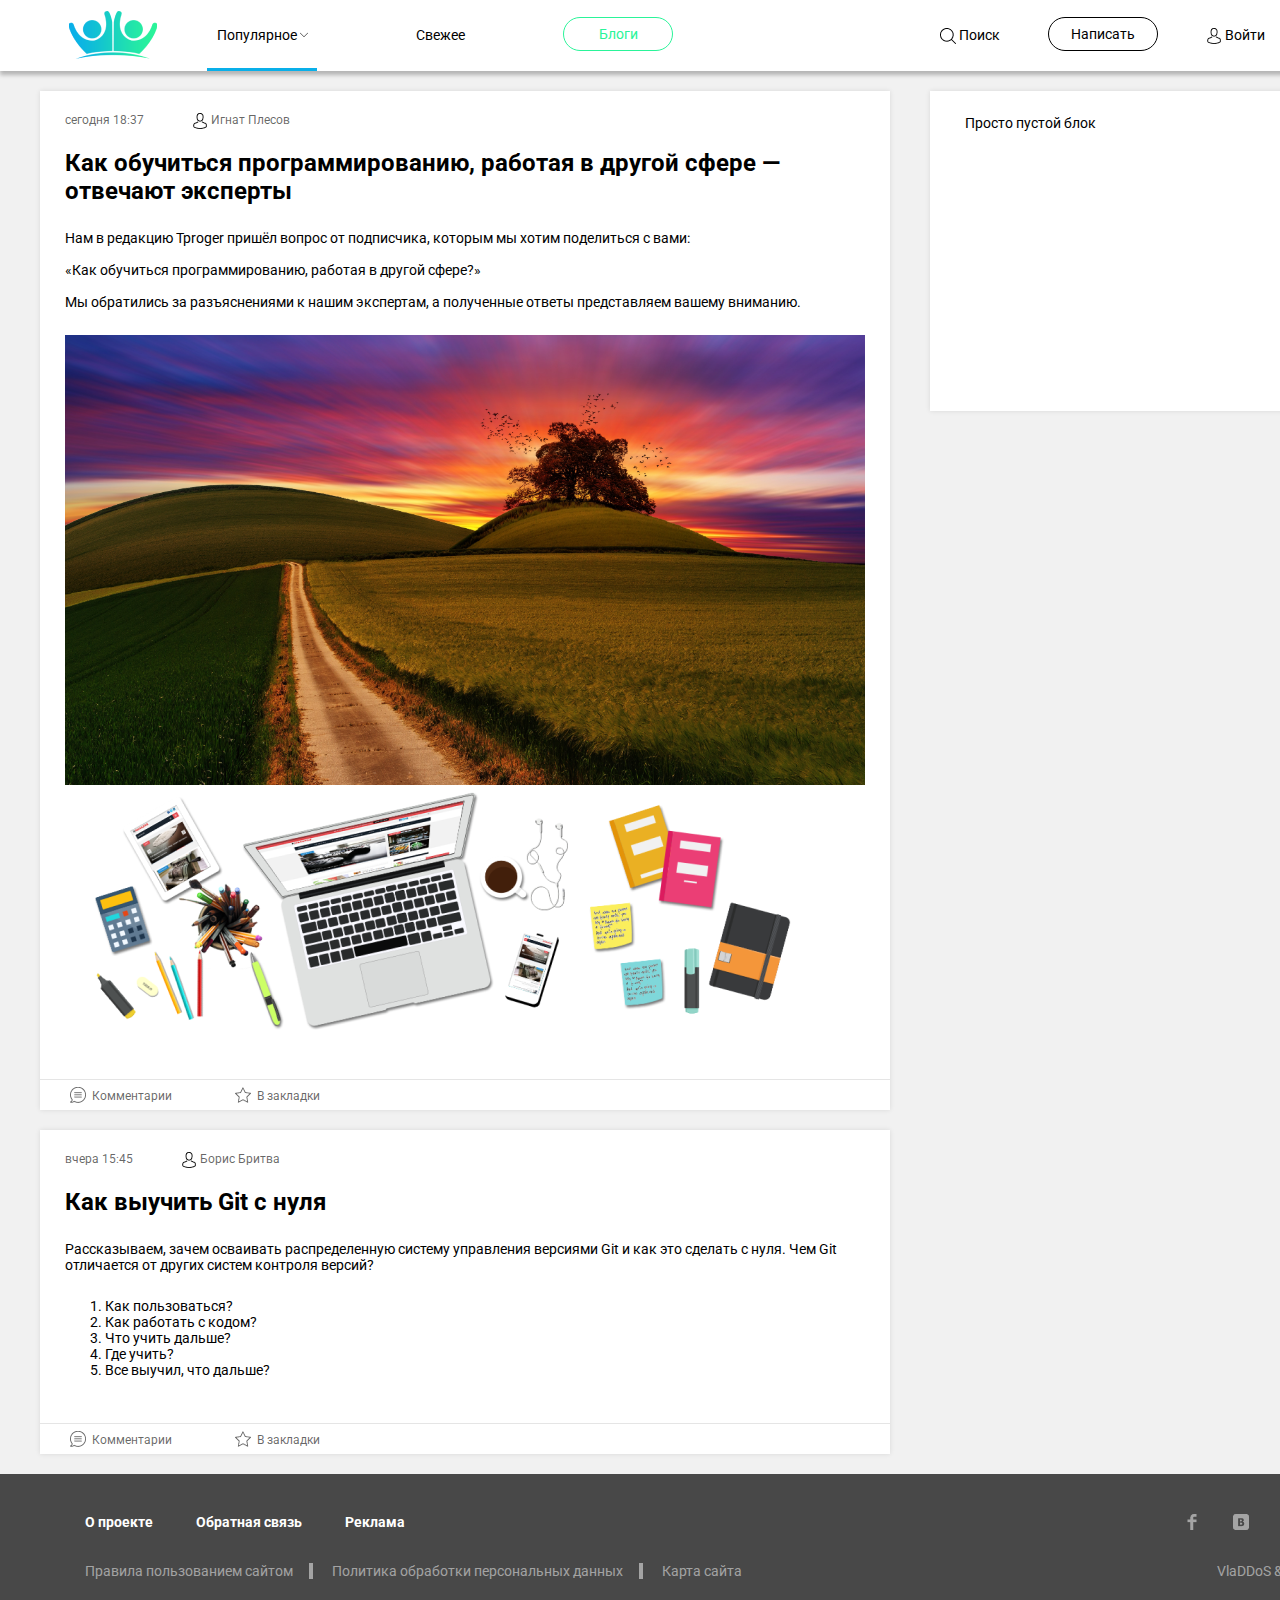
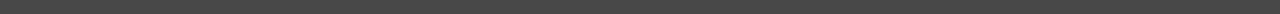
<file: MySite/WeNews_Sources/index.html>
<!DOCTYPE html>
<html>
<head>
  <meta charset="utf-8">
  <title>WeNews</title>
  <link rel="stylesheet" type="text/css" href="css/style.css">
  <link href="https://fonts.googleapis.com/css?family=Roboto" rel="stylesheet">
</head>
<body>

  <!-- Шапка сайта -->
  <header class="header">
    <!-- блок div для центрирования -->
    <div class="header-center">
      <!-- Лого сайта -->
      <div class="logo"><a href="#" title="WeNews"></a></div>
      <!-- Левое меню -->
      <div class="header-left-menu">
        <div class="header-item selected">
          <a class="header-tag" href="#">Популярное</a>
          <div class="header-item-arrow header-image"></div>
        </div>
        <div class="header-item">
          <a class="header-tag" href="#">Свежее</a>
        </div>
        <div class="header-item">
          <a class="btn btn-blog" href="#">Блоги</a>
        </div>
      </div>
      <!-- Правое меню -->
      <div class="header-right-menu">
        <div class="header-item">
          <a class="header-tag" href="#">
            <div class="header-item-search header-image"></div>
            Поиск
          </a>
        </div>
        <div class="header-item">
          <a class="btn" href="#">Написать</a>
        </div>
        <div class="header-item">
          <a class="header-tag" href="#">
            <div class="header-item-login header-image"></div>
            Войти
          </a>
        </div>
      </div>
    </div>
  </header>

  <!-- Главный блок -->
  <main>
    <!-- блок div для центрирования -->
    <div class="center">
    	<!-- Поле section для новостных блоков -->
      <section class="news-column">
	      <!-- Новостные блоки -->
	      <article class="news-blog blog1">
	        <!-- Шапка новостного блока -->
	        <header class="blog-header">
	          <time datetime="2018-10-11T18:37:00">сегодня 18:37</time>
	          <div class="blog-profile">
	            <a class="blog-profile-name" href="#">
	            <div class="blog-header-image"></div>
	            Игнат Плесов
	            </a>
	          </div>
	        </header>
	        <!-- Основа новостного блока -->
	        <div class="blog-main">
	          <h1><a href="#">Как обучиться программированию, работая в другой сфере — 
	          отвечают эксперты</a></h1>
	          <p>Нам в редакцию Tproger пришёл вопрос от подписчика, которым мы хотим поделиться с вами:<br><br>

	          «Как обучиться программированию, работая в другой сфере?»<br><br>

	          Мы обратились за разъяснениями к нашим экспертам, а полученные ответы представляем вашему вниманию.</p>
	          <img class="blog-img" title="image" src="img/error.jpg">
	          <img class="blog-img" title="image" src="img/img-for-blog1.png" >
	        </div>
	        <!-- Футтер новостного блока -->
	        <footer class="blog-footer">
	          <a class="blog-footer-comment" href="#">
	            <div class="chat footer-icon"></div>
	            Комментарии
	          </a>
	          <a class="blog-footer-favorite" href="#">
	            <div class="star footer-icon"></div>
	            В закладки
	          </a>
	        </footer>
	      </article>

	      <!-- Новостные блоки -->
	      <article class="news-blog blog2">
	        <!-- Шапка новостного блока -->
	        <header class="blog-header">
	          <time datetime="2018-10-10T15:45:00">вчера 15:45</time>
	          <div class="blog-profile">
	            <a class="blog-profile-name" href="#">
	            <div class="blog-header-image"></div>
	            Борис Бритва
	            </a>
	          </div>
	        </header>
	        <!-- Основа новостного блока -->
	        <div class="blog-main">
	          <h1>Как выучить Git с нуля</h1>
	          <p>Рассказываем, зачем осваивать распределенную систему управления версиями Git  и как это сделать с нуля.
	          Чем Git отличается от других систем контроля версий?<br>
	            <ol>
	              <li>Как пользоваться?</li>
	              <li>Как работать с кодом?</li>
	              <li>Что учить дальше?</li>
	              <li>Где учить?</li>
	              <li>Все выучил, что дальше?</li>
	            </ol>
	          </p>
	        </div>
	        <!-- Футтер новостного блока -->
	        <footer class="blog-footer">
	          <a class="blog-footer-comment" href="#">
	            <div class="chat footer-icon"></div>
	            Комментарии
	          </a>
	          <a class="blog-footer-favorite" href="#">
	            <div class="star footer-icon"></div>
	            В закладки
	          </a>
	        </footer>
	      </article>
	  </section>
 <!-- Пустой блок справа в главном блоке -->
      <selection class="empty-block">
        <p>Просто пустой блок</p>
      </selection>

      <!-- Подпорка для float -->
      <div class="clear-fix"></div>
    </div>
  </main>

  <!-- Футтер сайта -->
  <footer class="footer">
  	<!-- Блок div для центрирования -->
  	<div class="footer-center">
  		<section class="footer-top">
  			<ul class="footer-top-left">
  				<li><a href="#">О проекте</a></li>
  				<li><a href="#">Обратная связь</a></li>
  				<li><a href="#">Реклама</a></li>
  			</ul>
  			<ul class="footer-top-right">
  				<li><a href="#" class="link-icon facebook"></a></li>
  				<li><a href="#" class="link-icon vk"></a></li>
  				<li><a href="#" class="link-icon twitter"></a></li>
  				<li><a href="#" class="link-icon telegramm"></a></li>
  				<li><a href="#" class="link-icon rss"></a></li>
  			</ul>
  		<!-- Подпорка для float -->
      		<div class="clear-fix"></div>
  		</section>

  		<section class="footer-bottom">
  			<ul class="footer-bottom-left">
  				<li><a href="#">Правила пользованием сайтом</a></li>
  				<li><a href="#">Политика обработки персональных данных</a></li>
  				<li><a href="#">Карта сайта</a></li>
  			</ul>
  			<div class="footer-bottom-right">
  				<a href="#">VlaDDoS & fenGeRZ 2018</a>
  			</div>
  		<!-- Подпорка для float -->
      		<div class="clear-fix"></div>
  		</section>
  	</div>
  </footer>
</body>
</html>
</file>
<file: MySite/WeNews_Sources/css/style.css>
body {
	font-family: "Roboto", sans-serif;
	font-size: 14px;
	margin: 0;
	background-color: #f1f1f1;
}

.header {
	height: 71px;
	min-width: 1440px;
	box-shadow: 0px 4px 4px rgba(0, 0, 0, 0.25);
	background-color: #ffffff;
}

.header-center {
	width: 1440px;
	height: 70px;
	margin-left: auto;
	margin-right: auto;
	border-top: 1px solid #ffffff;
}

.logo > a {
	display: block;
	width: 88px;
	height: 48px;
	background: url("../img/logo.png");
}

.logo {
	display: inline-block;
	margin: 10px 47px 12px 69px;
}

.header-left-menu {
	display: inline-block;
	width: 691px;
	vertical-align: top;
	margin-right: 39px;
}

.header-left-menu > .header-item {
	display: inline-block;
	width: 110px;
	height: 67px;
	text-align: center;
	margin-right: 65px;
}

.header-left-menu > .selected {
	border-bottom: 3px solid #09AFE9;
}

.header-item-arrow {
	display: inline-block;
	background: url("../img/arrow.png") no-repeat 0 0;
	width: 8px;
	height: 8px;
}

.header-item > .header-tag {
	line-height: 69px;
	vertical-align: middle;
	text-decoration: none;	
	color: #000000;
}

.header-item > .btn {
	display: block;
	padding: 8px 22px;
	text-decoration: none;
	color: #000000;
	border: 1px solid #000000;
	border-radius: 32px;
	margin: 0;
}

.header-item > .btn-blog {
	color: #2AF499;
	border-color: #2AF499; 
}

.header-right-menu {
	display: inline-block;
	width: 470px;
	vertical-align: top;
}

.header-right-menu > .header-item {
	display: inline-block;
	text-align: center;
	margin-right: 45px;
}

.header-item-search {
	display: inline-block;
	background: url("../img/search.png") no-repeat 0 0;
	width: 16px;
	height: 16px;
}

.header-item-login {
	display: inline-block;
	background: url("../img/login.png") no-repeat 0 0;
	width: 16px;
	height: 16px;	
}

.header-image {
	vertical-align: middle;
}

.center {
	width: 1440px;
	min-height: 100px;
	margin-left: auto;
	margin-right: auto;
}

section.news-column {
	float: left;
}

article.news-blog {
	width: 850px;
	background-color: #ffffff;
	padding-top: 20px;
	margin: 20px 40px;
	box-shadow: 0px 0px 5px rgba(0, 0, 0, 0.1);
}

.blog-header,
.blog-main {
	margin-left: 25px;
	margin-right: 25px;
}

.blog-header {
	margin-bottom: 20px;
}

.blog-header time,
.blog-header .blog-profile {
	display: inline-block;
	margin-right: 45px;
}

.blog-header-image {
	display: inline-block;
	vertical-align: middle;
	background: url("../img/login.png") no-repeat 0 0;
	width: 16px;
	height: 16px;
}

.blog-header time,
.blog-header a,
.blog-footer-comment,
.blog-footer-favorite {
	color: rgba(0, 0, 0, 0.6);
	text-decoration: none;
	font-size: 12px;
}

.blog-main {
	margin-bottom: 45px;
}

.blog-main h1 {
	font-size: 24px;
}

.blog-main p {
	margin: 0;
}

.blog-main h1,
.blog-main p {
	margin-bottom: 25px;
}

.blog-footer {
	height: 30px;
	border-top: 1px solid rgba(0, 0, 0, 0.1);
}

.blog-footer-comment,
.blog-footer-favorite {
	display: inline-block;
	margin: 7px 30px 0 30px;
}

.blog-footer-comment .chat {
	display: inline-block;
	vertical-align: bottom;
	background: url("../img/chat.png") no-repeat 0 0;
	height: 16px;
	width: 16px;
}

.blog-footer-favorite .star {
	display: inline-block;
	vertical-align: bottom;
	background: url("../img/star.png") no-repeat 0 0;
	height: 16px;
	width: 16px;
}

.footer-icon {
	margin-right: 3px;
}

selection.empty-block {
	float: left;
	width: 400px;
	min-height: 300px;
	background-color: #ffffff;
	padding: 10px 35px;
	margin-top: 20px;
	margin-right: 40px;
	box-shadow: 0px 0px 5px rgba(0, 0, 0, 0.1);
}

.clear-fix {
	clear: both;
}

footer.footer {
	background-color: rgba(0, 0, 0, 0.7);
	min-width: 1440px;
}

.footer-center {
	width: 1440px;
	height: 100px;
	padding-top: 40px;
	margin-right: auto;
	margin-left: auto;
}

.footer-top {
	margin-left: 45px;
	margin-right: 40px;
	margin-bottom: 30px;
}

.footer-top-left,
.footer-bottom-left {
	float: left;
	list-style: none;
	margin: 0;
}

.footer-top-left li {
	display: inline-block;
	margin-right: 40px;
}

.footer-top-left li a {
	color: #ffffff;
	text-decoration: none;
	font-weight: bold;
}

.footer-top-right {
	float: right;
	text-align: right;
	list-style: none;
	margin: 0;
}

.footer-top-right li {
	display: inline-block;
	margin-right: 30px;
}

.footer-top-right li:last-child {
	margin: 0;
}

.link-icon {
	display: block;
	width: 16px;
	height: 16px;
}

.facebook {
	background: no-repeat url('../img/facebook.png');
}

.vk {
	background: no-repeat url('../img/vk.png');
}

.twitter {
	background: no-repeat url('../img/twitter.png');
}

.telegramm {
	width: 20px;
	background: no-repeat url('../img/telegramm.png');
}

.rss {
	background: no-repeat url('../img/rss.png');
}

.footer-bottom {
	margin-left: 45px;
	margin-right: 65px;
}

.footer-bottom-left li {
	display: inline-block;
	padding-right: 16px;
	border-right: 4px solid rgba(255, 255, 255, 0.5);
	margin-right: 16px;	
}

.footer-bottom-left li:last-child {
	padding: 0;
	border: none;
	margin: 0;
}

.footer-bottom-left li a {
	color: rgba(255, 255, 255, 0.5);
	text-decoration: none;
}

.footer-bottom-right {
	float: right;
}

.footer-bottom-right a {
	text-decoration: none;
	color: rgba(255, 255, 255, 0.5);
}





div.blog-main a { 
	text-decoration: none; 
	color: #000000; 
}

div.blog-main img {
	max-width: 100%;
}
</file>
